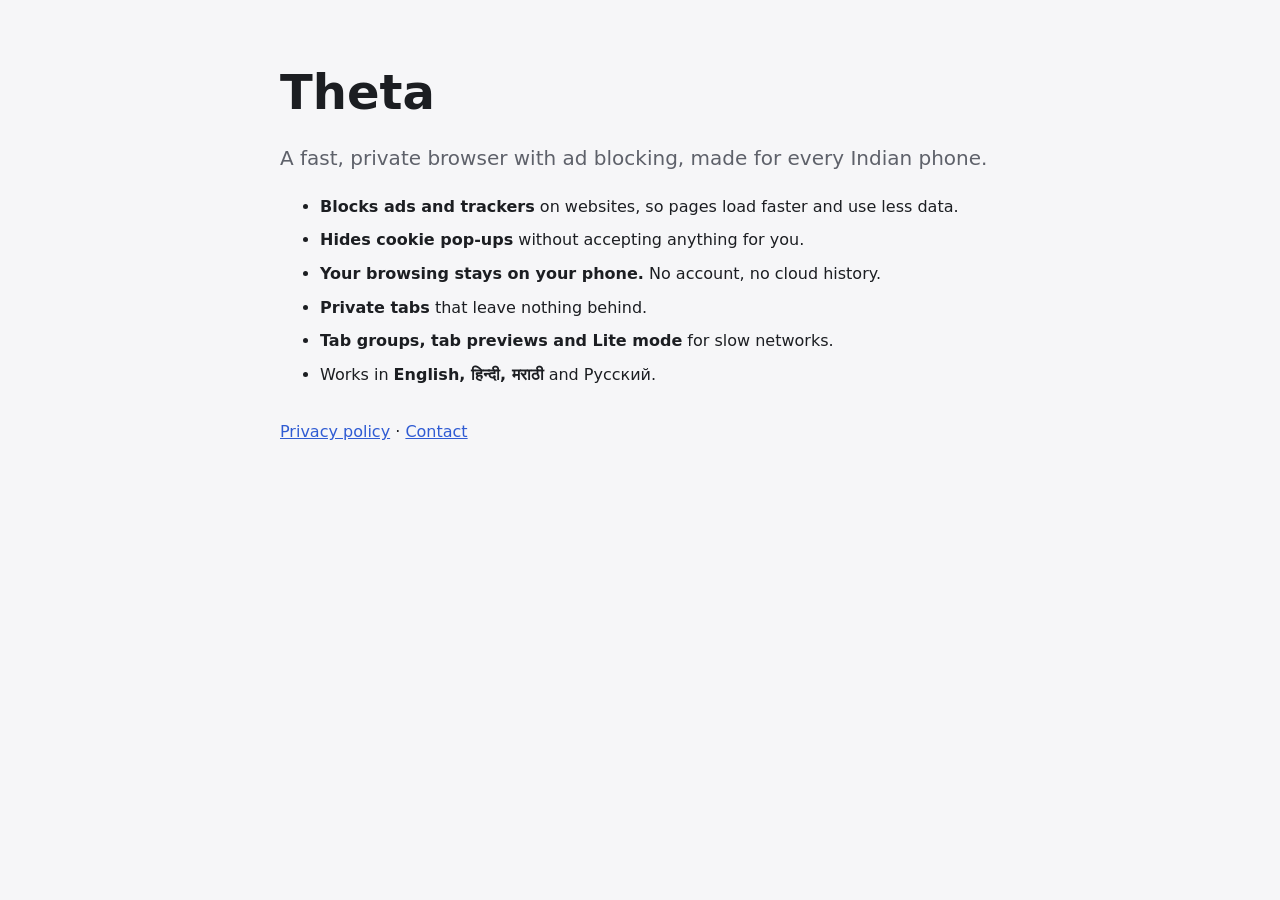
<file: website/index.html>
<!doctype html>
<html lang="en">
<head>
<meta charset="utf-8">
<meta name="viewport" content="width=device-width, initial-scale=1">
<title>Theta Browser</title>
<meta name="description" content="A fast, private browser with ad blocking, made for every Indian phone.">
<link rel="stylesheet" href="style.css">
</head>
<body>
<main>
<h1 class="brand">Theta</h1>
<p class="lead">A fast, private browser with ad blocking, made for every Indian phone.</p>
<ul class="features">
<li><strong>Blocks ads and trackers</strong> on websites, so pages load faster and use less data.</li>
<li><strong>Hides cookie pop-ups</strong> without accepting anything for you.</li>
<li><strong>Your browsing stays on your phone.</strong> No account, no cloud history.</li>
<li><strong>Private tabs</strong> that leave nothing behind.</li>
<li><strong>Tab groups, tab previews and Lite mode</strong> for slow networks.</li>
<li>Works in <strong>English, हिन्दी, मराठी</strong> and Русский.</li>
</ul>
<p class="links">
<a href="privacy.html">Privacy policy</a> &middot;
<a href="https://github.com/aarshnomorecool/aarshnomorecool.github.io/issues">Contact</a>
</p>
</main>
</body>
</html>
</file>
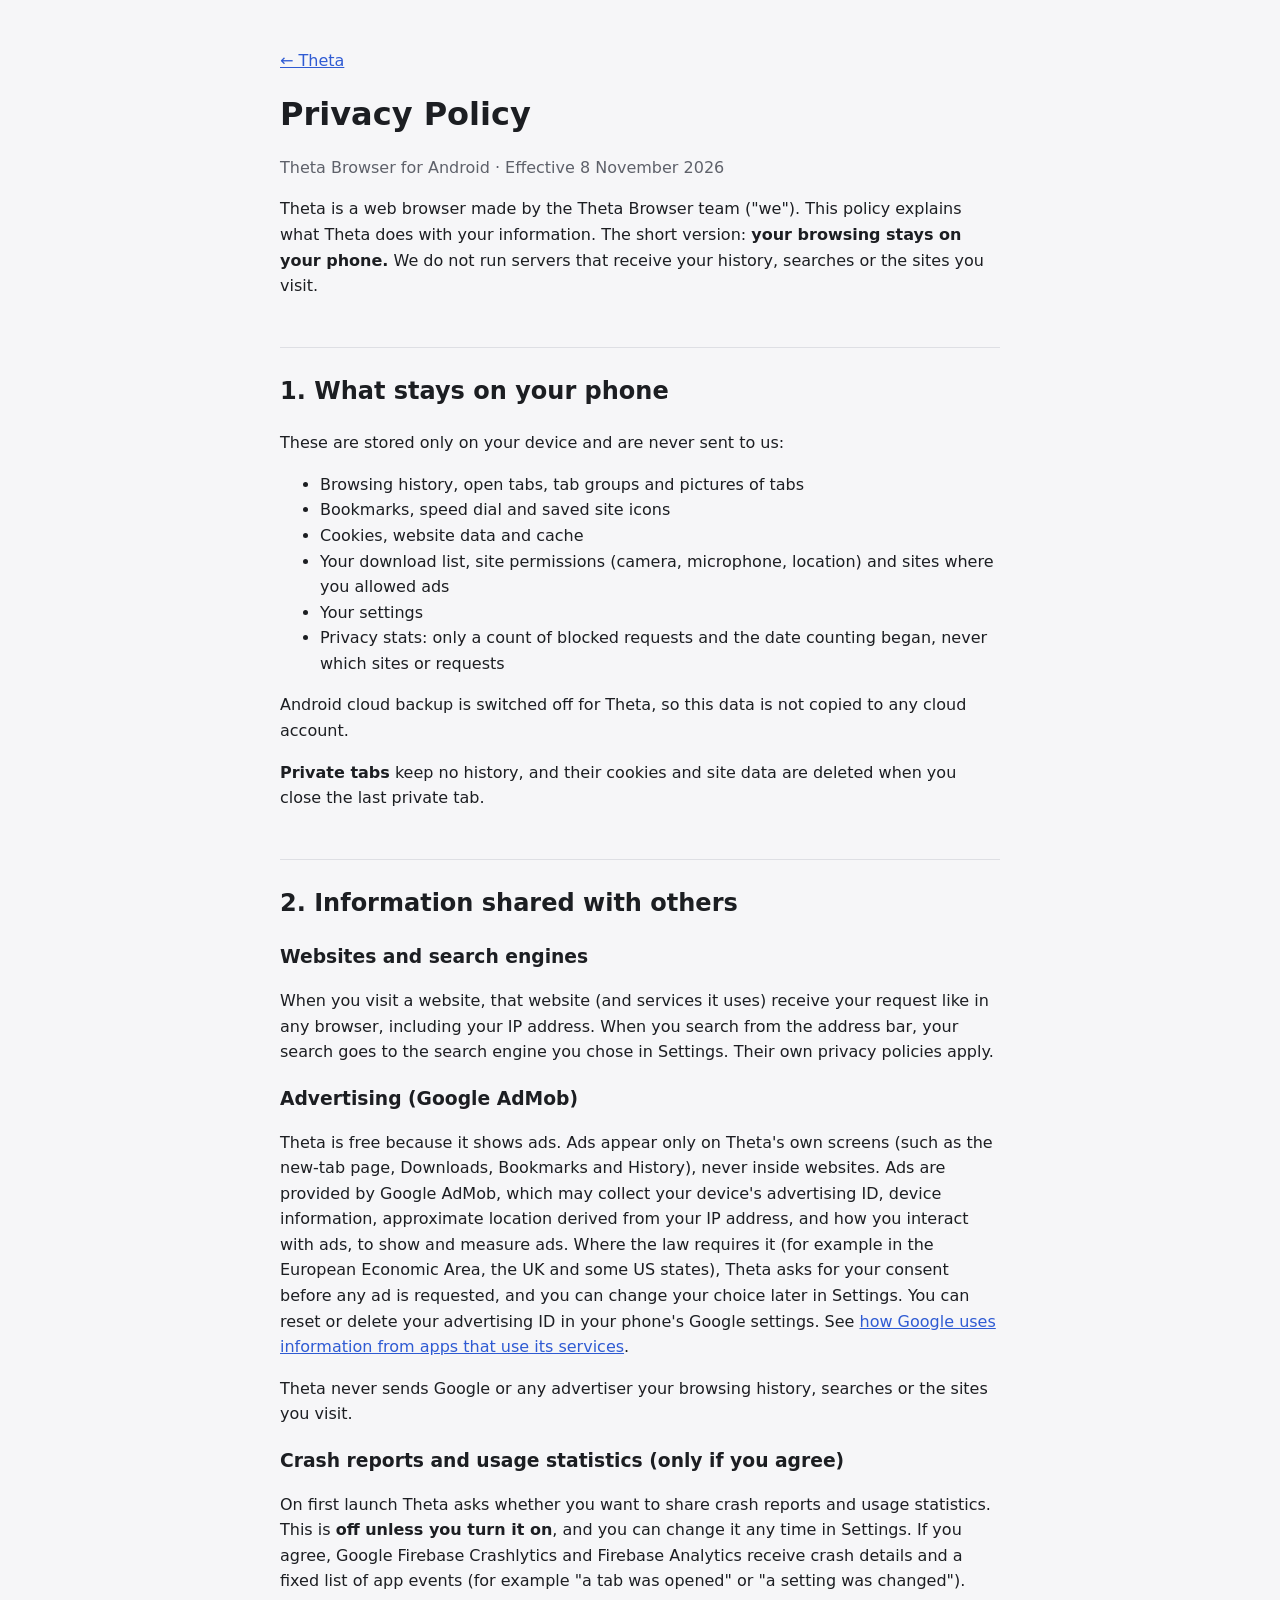
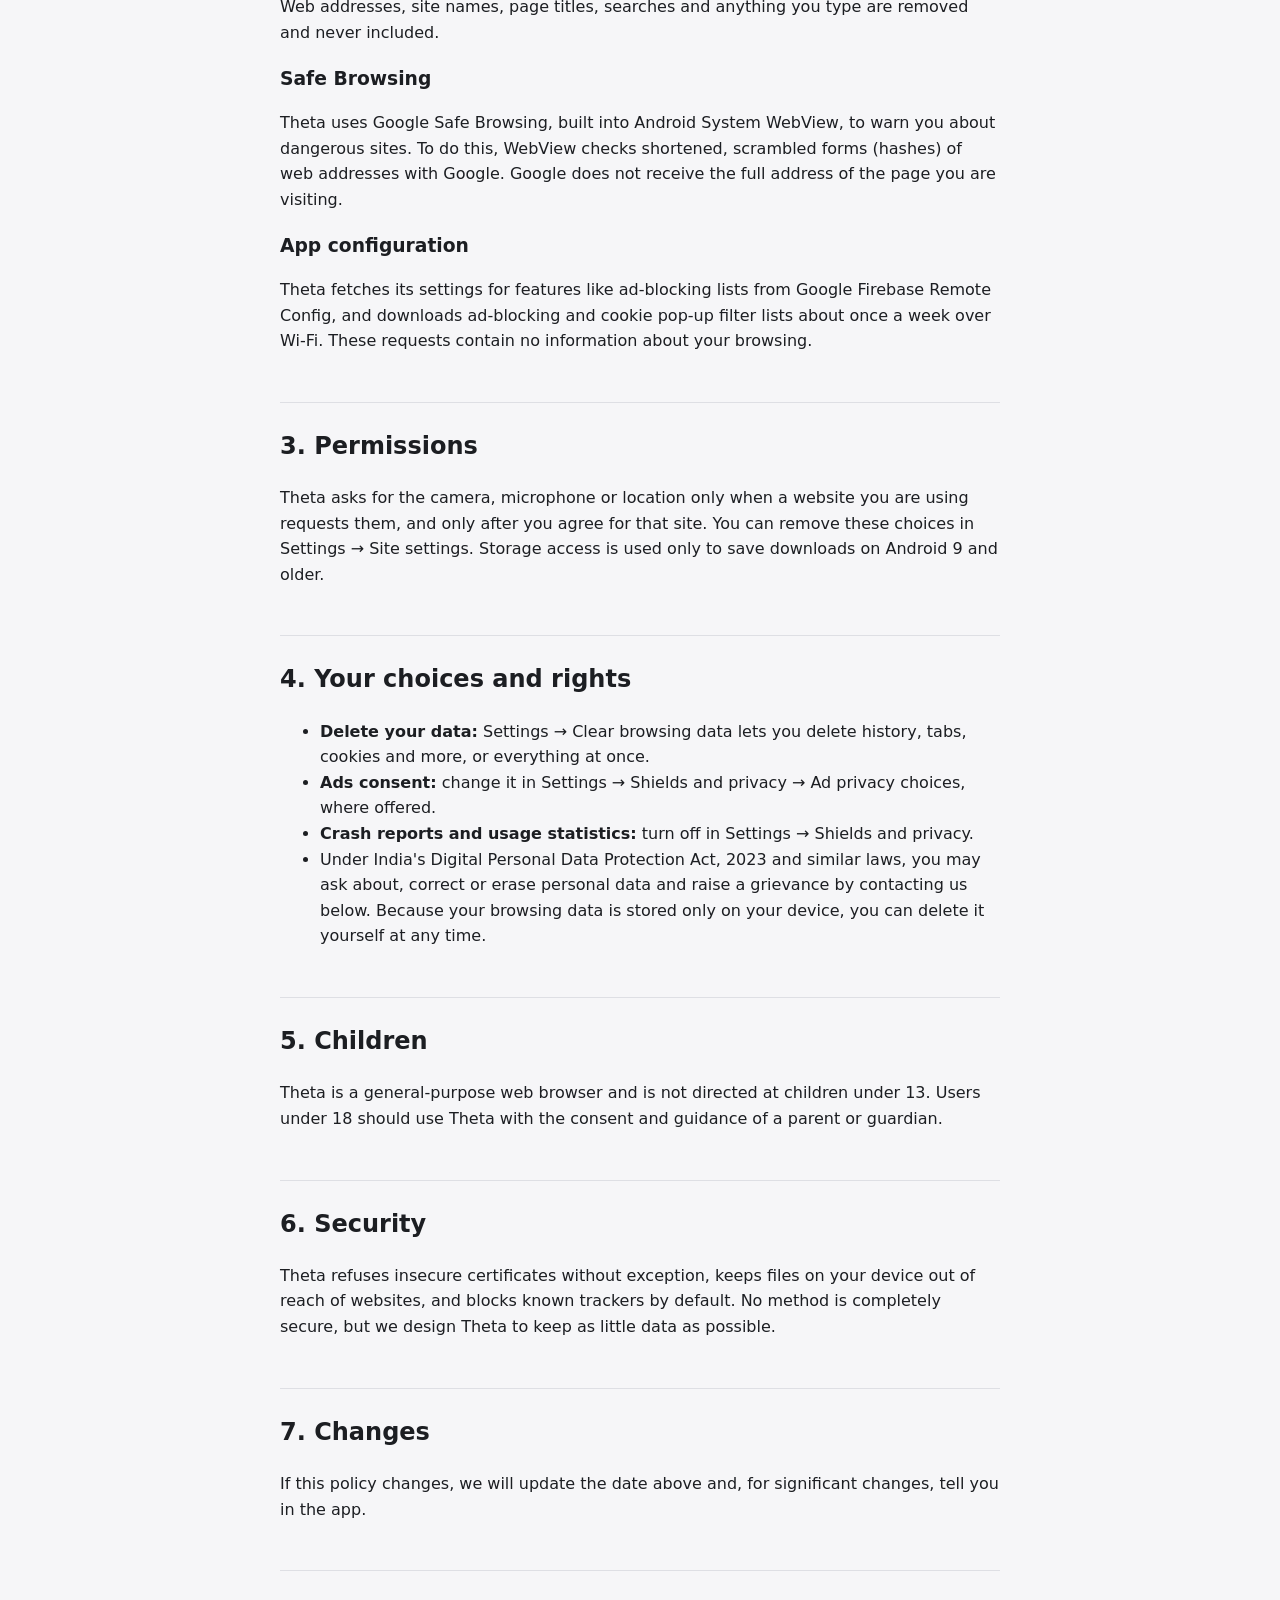
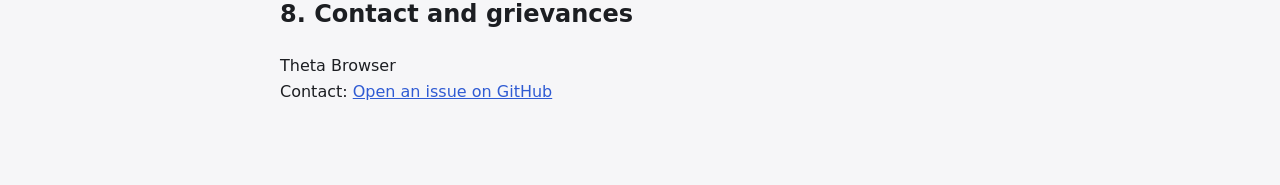
<file: website/privacy.html>
<!doctype html>
<html lang="en">
<head>
<meta charset="utf-8">
<meta name="viewport" content="width=device-width, initial-scale=1">
<title>Theta Privacy Policy</title>
<link rel="stylesheet" href="style.css">
</head>
<body>
<main>
<p class="back"><a href="index.html">&larr; Theta</a></p>
<h1>Privacy Policy</h1>
<p class="meta">Theta Browser for Android &middot; Effective 8 November 2026</p>

<p>Theta is a web browser made by the Theta Browser team ("we"). This policy explains what Theta does with your
information. The short version: <strong>your browsing stays on your phone.</strong> We do not run servers that
receive your history, searches or the sites you visit.</p>

<h2>1. What stays on your phone</h2>
<p>These are stored only on your device and are never sent to us:</p>
<ul>
<li>Browsing history, open tabs, tab groups and pictures of tabs</li>
<li>Bookmarks, speed dial and saved site icons</li>
<li>Cookies, website data and cache</li>
<li>Your download list, site permissions (camera, microphone, location) and sites where you allowed ads</li>
<li>Your settings</li>
<li>Privacy stats: only a count of blocked requests and the date counting began, never which sites or requests</li>
</ul>
<p>Android cloud backup is switched off for Theta, so this data is not copied to any cloud account.</p>
<p><strong>Private tabs</strong> keep no history, and their cookies and site data are deleted when you close the last
private tab.</p>

<h2>2. Information shared with others</h2>

<h3>Websites and search engines</h3>
<p>When you visit a website, that website (and services it uses) receive your request like in any browser, including
your IP address. When you search from the address bar, your search goes to the search engine you chose in Settings.
Their own privacy policies apply.</p>

<h3>Advertising (Google AdMob)</h3>
<p>Theta is free because it shows ads. Ads appear only on Theta's own screens (such as the new-tab page, Downloads,
Bookmarks and History), never inside websites. Ads are provided by Google AdMob, which may collect your device's
advertising ID, device information, approximate location derived from your IP address, and how you interact with ads,
to show and measure ads. Where the law requires it (for example in the European Economic Area, the UK and some US
states), Theta asks for your consent before any ad is requested, and you can change your choice later in
Settings. You can reset or delete your advertising ID in your phone's Google settings. See
<a href="https://policies.google.com/technologies/partner-sites">how Google uses information from apps that use its
services</a>.</p>
<p>Theta never sends Google or any advertiser your browsing history, searches or the sites you visit.</p>

<h3>Crash reports and usage statistics (only if you agree)</h3>
<p>On first launch Theta asks whether you want to share crash reports and usage statistics. This is <strong>off
unless you turn it on</strong>, and you can change it any time in Settings. If you agree, Google Firebase
Crashlytics and Firebase Analytics receive crash details and a fixed list of app events (for example "a tab was
opened" or "a setting was changed"). Web addresses, site names, page titles, searches and anything you type are
removed and never included.</p>

<h3>Safe Browsing</h3>
<p>Theta uses Google Safe Browsing, built into Android System WebView, to warn you about dangerous sites. To do this,
WebView checks shortened, scrambled forms (hashes) of web addresses with Google. Google does not receive the full
address of the page you are visiting.</p>

<h3>App configuration</h3>
<p>Theta fetches its settings for features like ad-blocking lists from Google Firebase Remote Config, and downloads
ad-blocking and cookie pop-up filter lists about once a week over Wi-Fi. These requests contain no information about
your browsing.</p>

<h2>3. Permissions</h2>
<p>Theta asks for the camera, microphone or location only when a website you are using requests them, and only after
you agree for that site. You can remove these choices in Settings &rarr; Site settings. Storage access is used only to
save downloads on Android 9 and older.</p>

<h2>4. Your choices and rights</h2>
<ul>
<li><strong>Delete your data:</strong> Settings &rarr; Clear browsing data lets you delete history, tabs, cookies and
more, or everything at once.</li>
<li><strong>Ads consent:</strong> change it in Settings &rarr; Shields and privacy &rarr; Ad privacy choices, where
offered.</li>
<li><strong>Crash reports and usage statistics:</strong> turn off in Settings &rarr; Shields and privacy.</li>
<li>Under India's Digital Personal Data Protection Act, 2023 and similar laws, you may ask about, correct or erase
personal data and raise a grievance by contacting us below. Because your browsing data is stored only on your
device, you can delete it yourself at any time.</li>
</ul>

<h2>5. Children</h2>
<p>Theta is a general-purpose web browser and is not directed at children under 13. Users under 18 should use Theta
with the consent and guidance of a parent or guardian.</p>

<h2>6. Security</h2>
<p>Theta refuses insecure certificates without exception, keeps files on your device out of reach of websites, and
blocks known trackers by default. No method is completely secure, but we design Theta to keep as little data as
possible.</p>

<h2>7. Changes</h2>
<p>If this policy changes, we will update the date above and, for significant changes, tell you in the app.</p>

<h2>8. Contact and grievances</h2>
<p>Theta Browser<br>
Contact: <a href="https://github.com/aarshnomorecool/aarshnomorecool.github.io/issues">Open an issue on GitHub</a></p>
</main>
</body>
</html>
</file>
<file: website/style.css>
:root {
  --bg: #f6f6f8;
  --text: #1c1e22;
  --muted: #5e616a;
  --accent: #2f5bd3;
  --line: #dedfe4;
}

@media (prefers-color-scheme: dark) {
  :root {
    --bg: #111215;
    --text: #e4e5ea;
    --muted: #a5a8b0;
    --accent: #8ab4ff;
    --line: #33363c;
  }
}

body {
  margin: 0;
  background: var(--bg);
  color: var(--text);
  font: 16px/1.6 system-ui, -apple-system, "Segoe UI", Roboto, "Noto Sans", sans-serif;
}

main {
  max-width: 720px;
  margin: 0 auto;
  padding: 32px 16px 64px;
}

h1 { line-height: 1.2; }
h2 { margin-top: 2em; border-top: 1px solid var(--line); padding-top: 1em; }
h3 { margin-bottom: 0.25em; }
a { color: var(--accent); }
.brand { font-size: 3rem; margin-bottom: 0; }
.lead { font-size: 1.25rem; color: var(--muted); }
.meta, .back { color: var(--muted); }
.features li { margin-bottom: 0.5em; }
.links { margin-top: 2em; }
</file>
